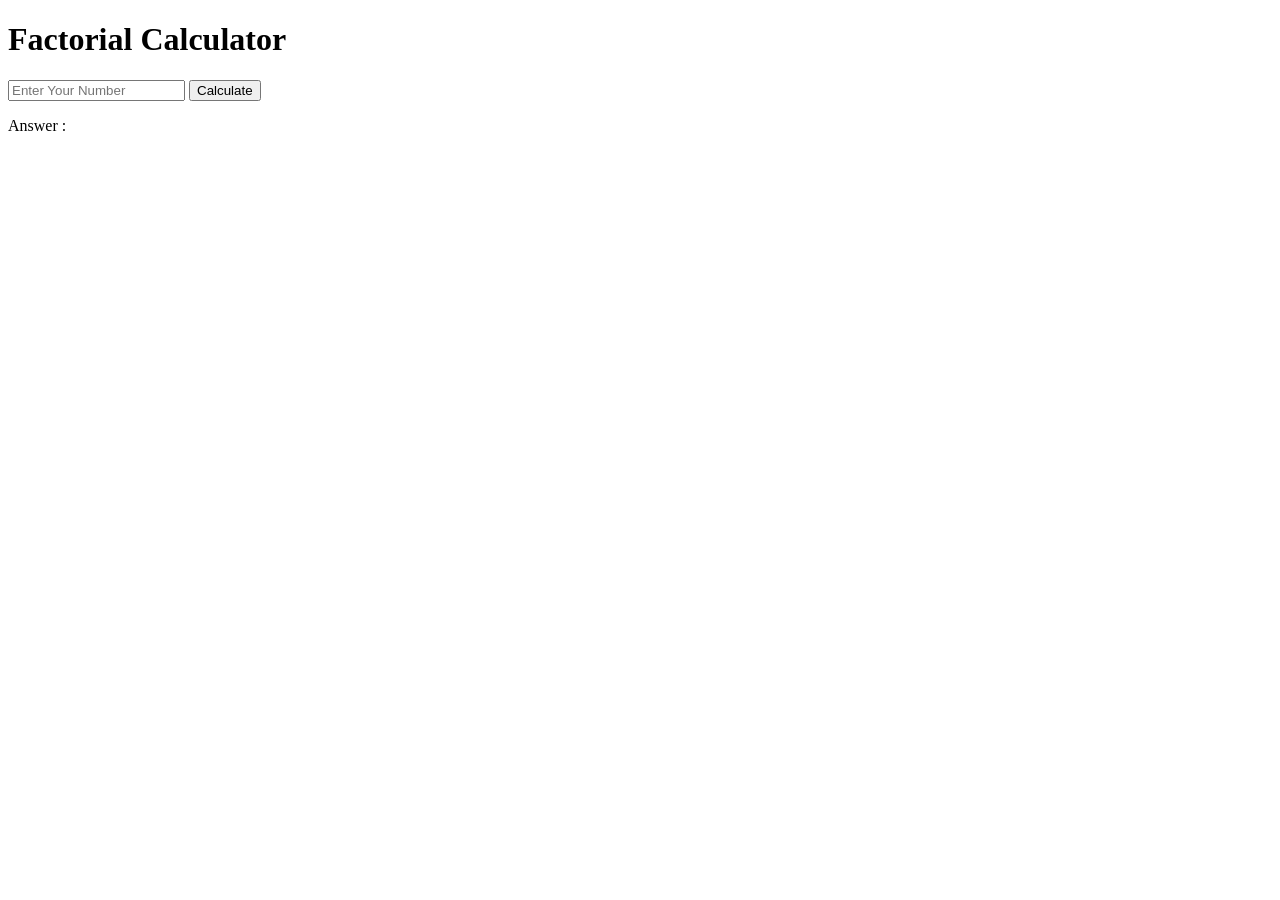
<file: index.html>
<!DOCTYPE html>
<html lang="en">
<head>
    <meta charset="UTF-8">
    <meta name="viewport" content="width=device-width, initial-scale=1.0">
    <title>Factorial Calculator</title>
</head>
<body>
    <h1>Factorial Calculator</h1>
    <div>
        <input type="number" id="inputNum" placeholder="Enter Your Number">
        <button id="showans">Calculate</button>
    </div>
    <p id = "result" >Answer : </p>

    <script>
        const input= document.getElementById("inputNum");
        const result = document.getElementById("result");
        const showAns = document.getElementById("showans");

        function factorial(input) {
            let result = 1 ;
            for(let i = 1 ; i <= input ; i++) {
                result *= i ;
            }
            return result ;
        }

        function handleCalculate() {
            const value = Number(input.value);

            if (!Number.isInteger(value) || value < 0) {
                result.textContent = "Please enter a valid Number";
                return;
            }

            result.textContent = value + "! = " + factorial(value);
        }

        showAns.addEventListener("click", handleCalculate); 
    </script>
</body>
</html>
</file>
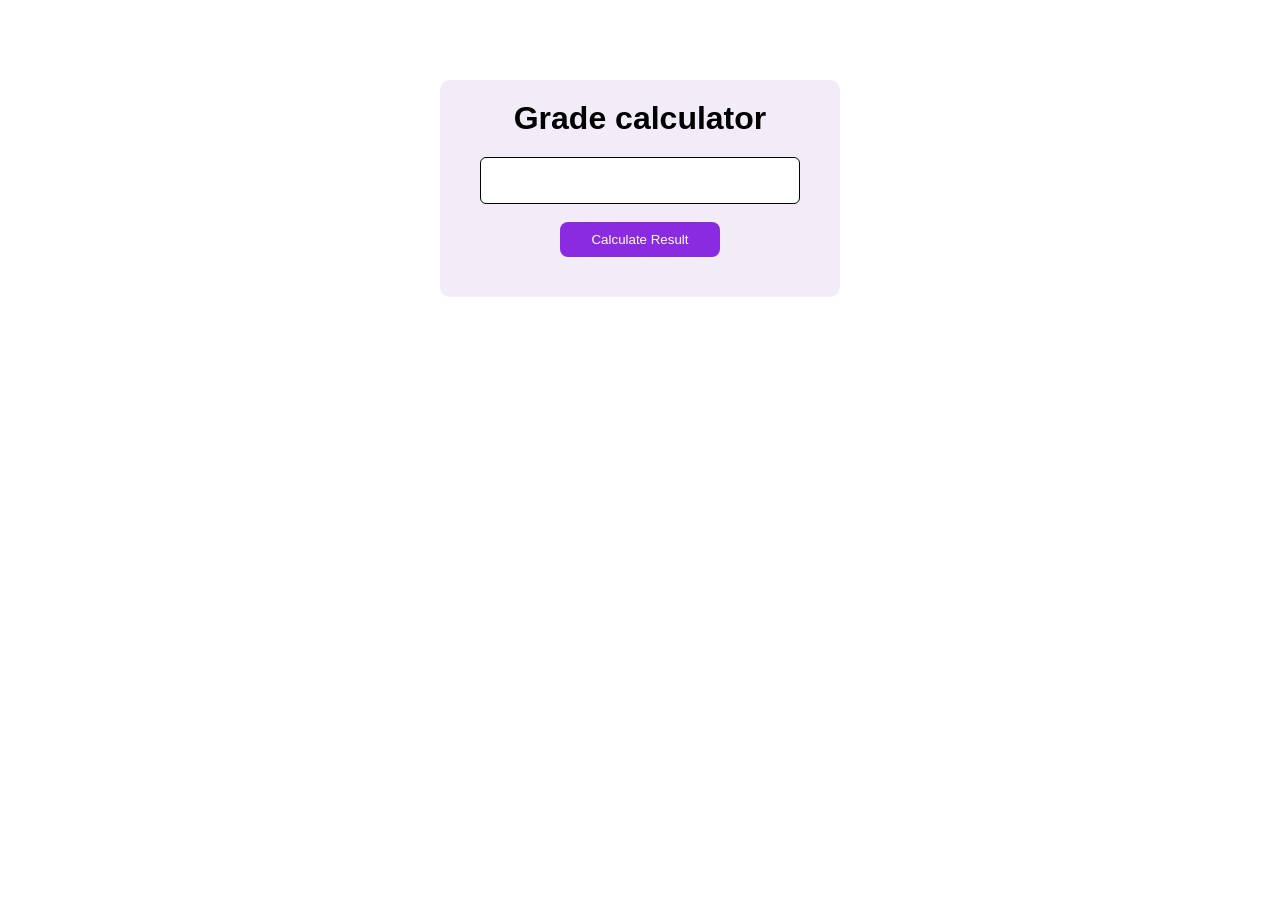
<file: Experiment-1/index.html>
<!DOCTYPE html>
<html lang="en">
<head>
    <meta charset="UTF-8">
    <meta name="viewport" content="width=device-width, initial-scale=1.0">
    <title>Document</title>
    <link rel="stylesheet" href="style.css">
</head>
<body>
    <div class="container">
    <h1>Grade calculator</h1>
    <form action="#">
        <input type="number" value="Subjects" id="subjects">
        <br>
        <button onclick="calculateResult()">Calculate Result</button>
        <div id="result"></div>
    </form>
    </div>
    <script src="app.js"></script>
</body>
</html>
</file>
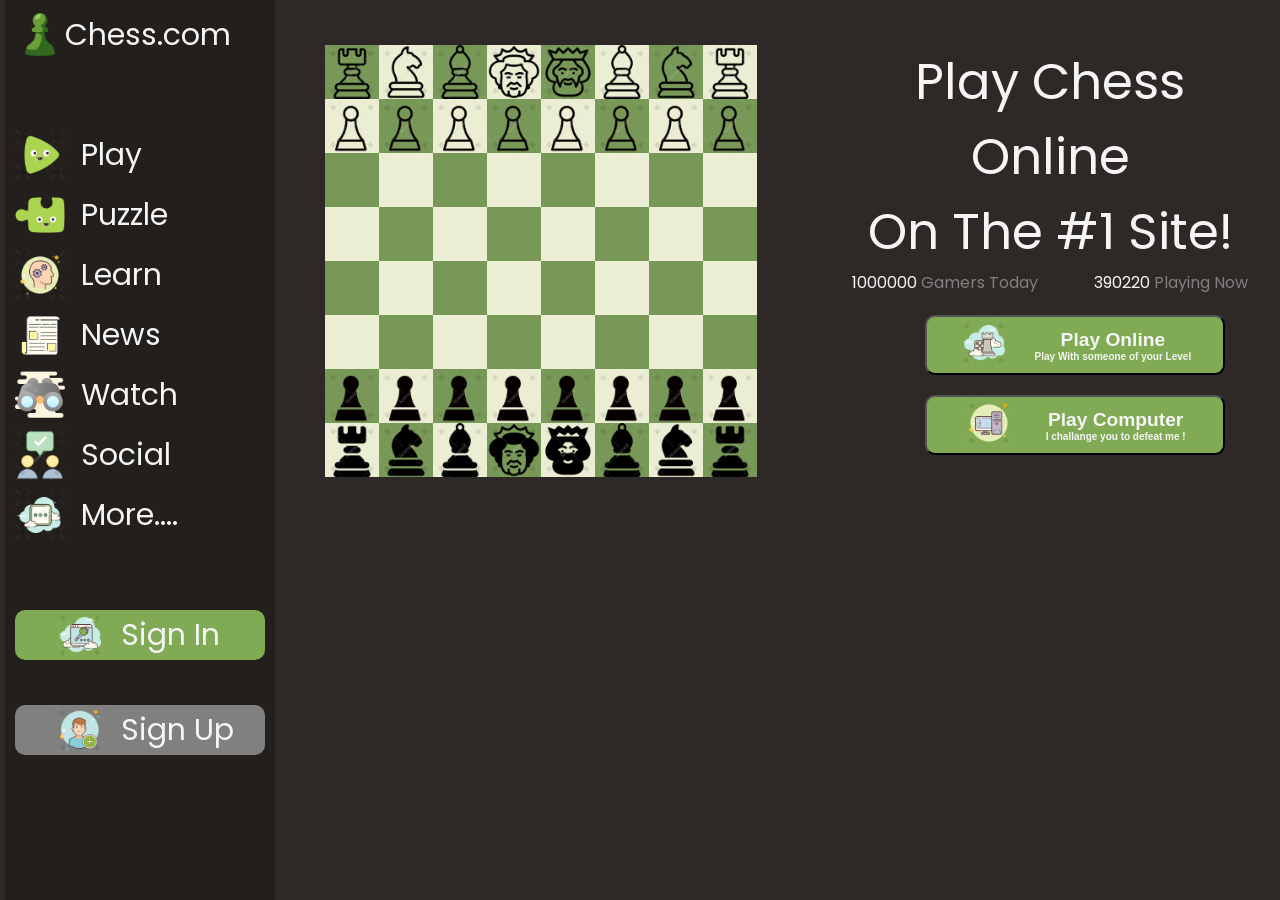
<file: chess.html>
<!DOCTYPE html>
<html lang="en">
<head>
    <meta charset="UTF-8">
    <meta name="viewport" content="width=device-width, initial-scale=1.0">
    <title>Chess</title>
    <link rel="stylesheet" href="./style.css">
</head>
<body>
    
    <section>
        <div class="sideBar">
            <div class="logoBar"><img src="img/logo.png" alt="logo"> <div class="logoName">Chess.com</div></div>
            <br> <br> 
            <div class="logoBar"><img src="img/play.png" alt="logo"> <div class="logoName"> &nbsp; Play</div></div>
            <div class="logoBar"><img src="img/puzzle.png" alt="logo"> <div class="logoName"> &nbsp; Puzzle</div></div>
            <div class="logoBar"><img src="img/learn.png" alt="logo"> <div class="logoName"> &nbsp; Learn</div></div>
            <div class="logoBar"><img src="img/news.png" alt="logo"> <div class="logoName"> &nbsp; News</div></div>
            <div class="logoBar"><img src="img/watch.png" alt="logo"> <div class="logoName"> &nbsp; Watch</div></div>
            <div class="logoBar"><img src="img/social.png" alt="logo"> <div class="logoName"> &nbsp; Social</div></div>
            <div class="logoBar"><img src="img/more.png" alt="logo"> <div class="logoName"> &nbsp; More....</div></div>
            <br> <br> 
            <div class="logoBar chessGreen"><img src="img/signIn.png" alt="logo"> <div class="logoName"> &nbsp; Sign In</div></div>
            <br> 
            <div class="logoBar chessGrey"><img src="img/signUp.png" alt="logo"> <div class="logoName"> &nbsp; Sign Up</div></div>
        </div>
        <div class="board">
            <div class="row">
                <div class="col colour-1"><img src="img/wRook.png" alt=""></div>
                <div class="col colour-2"><img src="img/wHorse.png" alt=""></div>
                <div class="col colour-1"><img src="img/wBishop.png" alt=""></div>
                <div class="col colour-2"><img src="img/wQueen.png" alt=""></div>
                <div class="col colour-1"><img src="img/wKing.png" alt=""></div>
                <div class="col colour-2"><img src="img/wBishop.png" alt=""></div>
                <div class="col colour-1"><img src="img/wHorse.png" alt=""></div>
                <div class="col colour-2"><img src="img/wRook.png" alt=""></div>
            </div>
            <div class="row">
                <div class="col colour-2"><img src="img/whitePawn.png" alt=""></div>
                <div class="col colour-1"><img src="img/whitePawn.png" alt=""></div>
                <div class="col colour-2"><img src="img/whitePawn.png" alt=""></div>
                <div class="col colour-1"><img src="img/whitePawn.png" alt=""></div>
                <div class="col colour-2"><img src="img/whitePawn.png" alt=""></div>
                <div class="col colour-1"><img src="img/whitePawn.png" alt=""></div>
                <div class="col colour-2"><img src="img/whitePawn.png" alt=""></div>
                <div class="col colour-1"><img src="img/whitePawn.png" alt=""></div>
            </div>
            <div class="row">
                <div class="col colour-1"></div>
                <div class="col colour-2"></div>
                <div class="col colour-1"></div>
                <div class="col colour-2"></div>
                <div class="col colour-1"></div>
                <div class="col colour-2"></div>
                <div class="col colour-1"></div>
                <div class="col colour-2"></div>
            </div>
            <div class="row">
                <div class="col colour-2"></div>
                <div class="col colour-1"></div>
                <div class="col colour-2"></div>
                <div class="col colour-1"></div>
                <div class="col colour-2"></div>
                <div class="col colour-1"></div>
                <div class="col colour-2"></div>
                <div class="col colour-1"></div>
            </div>
            <div class="row">
                <div class="col colour-1"></div>
                <div class="col colour-2"></div>
                <div class="col colour-1"></div>
                <div class="col colour-2"></div>
                <div class="col colour-1"></div>
                <div class="col colour-2"></div>
                <div class="col colour-1"></div>
                <div class="col colour-2"></div>
            </div>
            <div class="row">
                <div class="col colour-2"></div>
                <div class="col colour-1"></div>
                <div class="col colour-2"></div>
                <div class="col colour-1"></div>
                <div class="col colour-2"></div>
                <div class="col colour-1"></div>
                <div class="col colour-2"></div>
                <div class="col colour-1"></div>
            </div>
            <div class="row">
                <div class="col colour-1"><img src="img/blackPawn.png" alt=""></div>
                <div class="col colour-2"><img src="img/blackPawn.png" alt=""></div>
                <div class="col colour-1"><img src="img/blackPawn.png" alt=""></div>
                <div class="col colour-2"><img src="img/blackPawn.png" alt=""></div>
                <div class="col colour-1"><img src="img/blackPawn.png" alt=""></div>
                <div class="col colour-2"><img src="img/blackPawn.png" alt=""></div>
                <div class="col colour-1"><img src="img/blackPawn.png" alt=""></div>
                <div class="col colour-2"><img src="img/blackPawn.png" alt=""></div>
            </div>
            <div class="row">
                <div class="col colour-2"><img src="img/bRook.png" alt=""></div>
                <div class="col colour-1"><img src="img/bHorse.png" alt=""></div>
                <div class="col colour-2"><img src="img/bBishop.png" alt=""></div>
                <div class="col colour-1"><img src="img/bQueen.png" alt=""></div>
                <div class="col colour-2"><img src="img/bKing.png" alt=""></div>
                <div class="col colour-1"><img src="img/bBishop.png" alt=""></div>
                <div class="col colour-2"><img src="img/bHorse.png" alt=""></div>
                <div class="col colour-1"><img src="img/bRook.png" alt=""></div>
            </div>
        </div>
        <div class="sideView">
            <div class="tagline">Play Chess </div>
            <div class="tagline">Online </div>
            <div class="tagline">On The #1 Site!</div>
            <div class="twoThings">1000000 <span class="grey">Gamers Today</span> &nbsp; &nbsp; &nbsp; &nbsp; &nbsp; &nbsp; &nbsp;390220 <span class="grey">Playing Now</span></div>
            <div class="playOnline">
                <button>
                    <div><img src="img/chess.png" alt="logo" class="logo"></div> 
                    <div>Play Online <div class="lowFont">Play With someone of your Level</div></div>
                    

                </button>
                <button>
                    <div><img src="img/computer.png" alt="logo" class="logo "></div> 
                    <div class="verticallyCenter">Play Computer <div class="lowFont">I challange you to defeat me !</div></div>
                </button>
            </div>
        </div>
    </section>
</body>
</html>
</file>
<file: Experiment-1/style.css>
body{
    font-family: Arial;
}
h1{
    margin: 20px;
}
.container{
    display:flex;
    justify-content:center;
    flex-direction:column;
    align-items:center;
    width:400px;
    height:fit-content;
    margin:auto;
    margin-top:80px;
    border-radius:10px;
    background-color:rgb(242, 236, 248);
    color:black;
}
form{
    display:flex;
    flex-direction:column;
    width:80%;
}
input{
    height:35px;
    padding:5px;
    border-radius:6px;
    border:1px solid;
    text-align: center;
}
button{
    height:35px;
    border-radius:8px;
    border:none;
    width: 50%;
    margin: auto;
    cursor:pointer;
    background-color: blueviolet;
    color: white;
}
#result{
    text-align:center;
    font-size:18px;
    margin: 20px;
}
</file>
<file: style.css>
@import url(https://fonts.googleapis.com/css?family=Poppins);

body {
    margin: 0;
    padding: 0;
    font-family: 'Poppins';
    background-color: #2e2927;
    color: whitesmoke;
}

section {
    display: flex;
    justify-content: center;
}
.board {
    margin-top: 5vh;
    margin-right: 50px;
    margin-left: 50px;
    height: 50vh;
    width: 50vh;
}

.sideView {
    margin-top: 5vh;
    height: 50vh;
    width: 50vh;
}

.sideBar {
    background-color: #221f1d;
    height: 100vh ;
    width: 30vh ;
}

.tagline {
    font-size: 50px;
    text-align: center;
}

.twoThings {
    text-align: center;
}

.grey {
    color: grey;
}

.playOnline {
    margin:auto;
    margin-left: 100px ;
    margin-top: 10px;
}

.playOnline button {
    height: 60px;
    min-width: 300px;
    font-size: larger;
    color: whitesmoke;
    font-weight: bolder;
    background-color: #80aa53;
    display: flex;
    justify-content: space-evenly;
    align-items: center;
    border-radius: 10px;
    margin-top: 20px;
    cursor: pointer;
}

.logo {
    height: 50px;
    width: auto;
}

.lowFont {
    font-size: 10px;
}

.row {
    height: 6vh;
    display: flex;
}

.col {
    min-height: 6vh;
    min-width: 6vh;
}

.col img {
    max-height: 6vh;
}

.colour-2{
    background-color: #ebeed2;
}

.colour-1{
    background-color: #789857;

}

.logoBar {
    display: flex;
    align-items: center;
    margin: 10px;
    cursor: pointer;
}

.logoBar .logoName {
    font-size: 30px;
}

.logoBar img {
    height: 50px;
}

.chessGreen {
    background-color: #80aa53;
    border-radius: 10px;
    padding-left: 40px;
}

.chessGrey {
    background-color: grey;
    border-radius: 10px;
    padding-left: 40px;
}
</file>
